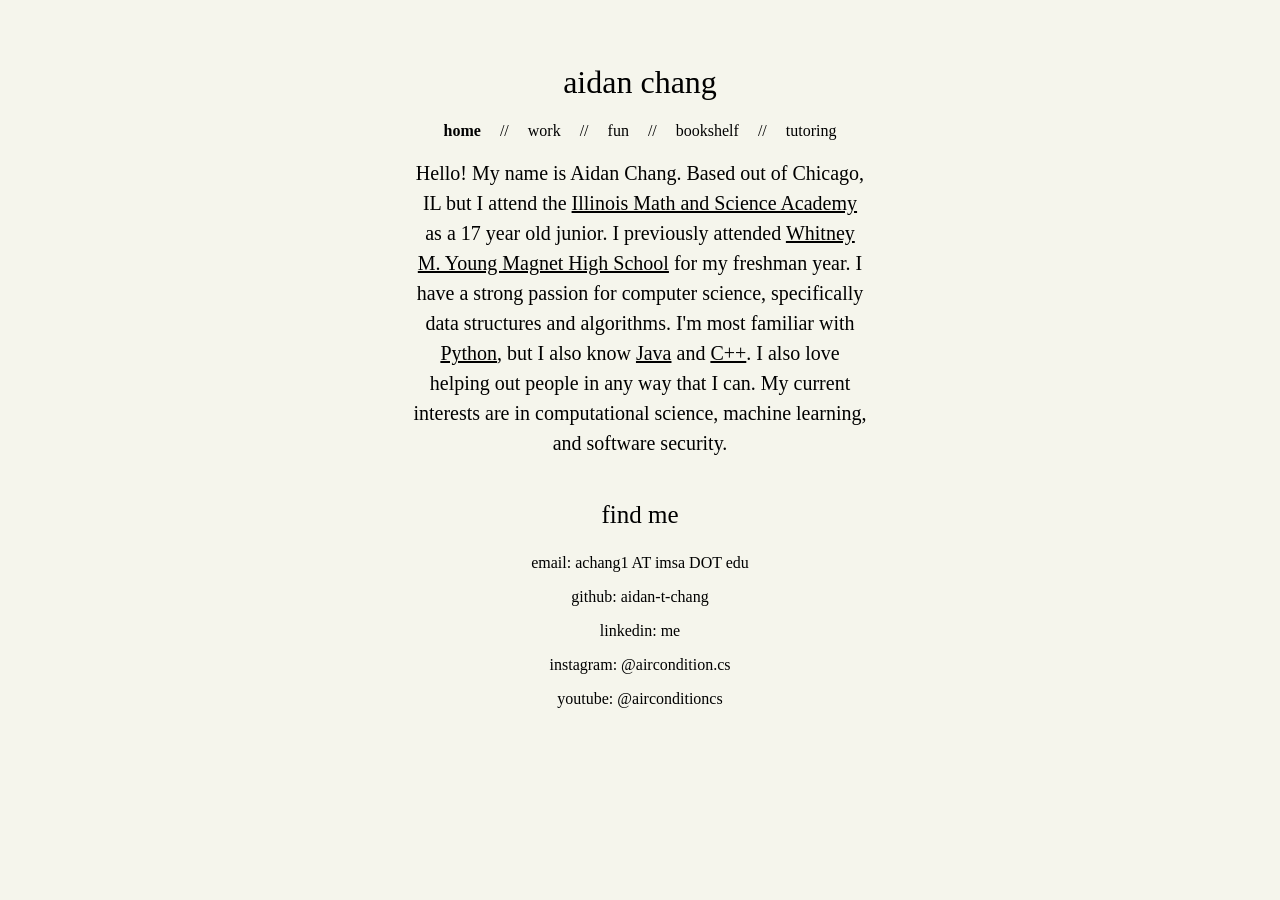
<file: index.html>
<!DOCTYPE html>

<html>
    <head>
        <link rel="stylesheet" href="style.css">
        <title>Aidan Chang</title>
    </head>

    <body>
        <!-- <div class="vertical-line"></div> -->
        <div>
            <h1 class="amiri">aidan chang</h1>
            <nav id="navbar" class="">
                <a class="element" href="index.html"><b>home</b></a> //
                <a class="element" href="work.html">work</a> //
                <a class="element" href="aboutme.html">fun</a> //
                <a class="element" href="bookshelf.html">bookshelf</a> //
                <a class="element" href="tutoring.html">tutoring</a>
            </nav><br>
            <p class="pp">Hello! My name is Aidan Chang. Based out of Chicago, IL but I attend the <a class="link3" href="https://imsa.edu/">Illinois Math and Science Academy</a> as a 17 year old junior. 
                I previously attended <a class="link3" href="https://www.wyoung.org/" >Whitney M. Young Magnet High School</a> for my freshman year. 
                I have a strong passion for computer science, specifically data structures and algorithms. 
                I'm most familiar with <a class="link3" href="https://www.python.org/">Python</a>, but I also know <a class="link3" href="https://www.java.com/en/">Java</a> and <a class="link3" href="https://cplusplus.com/">C++</a>.
            I also love helping out people in any way that I can. My current interests are in computational science, machine learning, and software security.</p>
            <br>
            <p class="fakeheader">find me</p>
            <p>email: <a class="link2" href="mailto:achang1@imsa.edu">achang1 AT imsa DOT edu</a></p>
            <p>github: <a class="link2" href="https://github.com/aidan-t-chang">aidan-t-chang</a></p>
            <p>linkedin: <a class="link2" href="https://www.linkedin.com/in/aidan-chang-7b1b21337/">me</a></p>
            <p>instagram: <a class="link2" href="https://www.instagram.com/aircondition.cs/">@aircondition.cs</a></p>
            <p>youtube: <a class="link2" href="https://www.youtube.com/@airconditioncs">@airconditioncs</a></p><br>
        </div>

    </body>
</html>
</file>
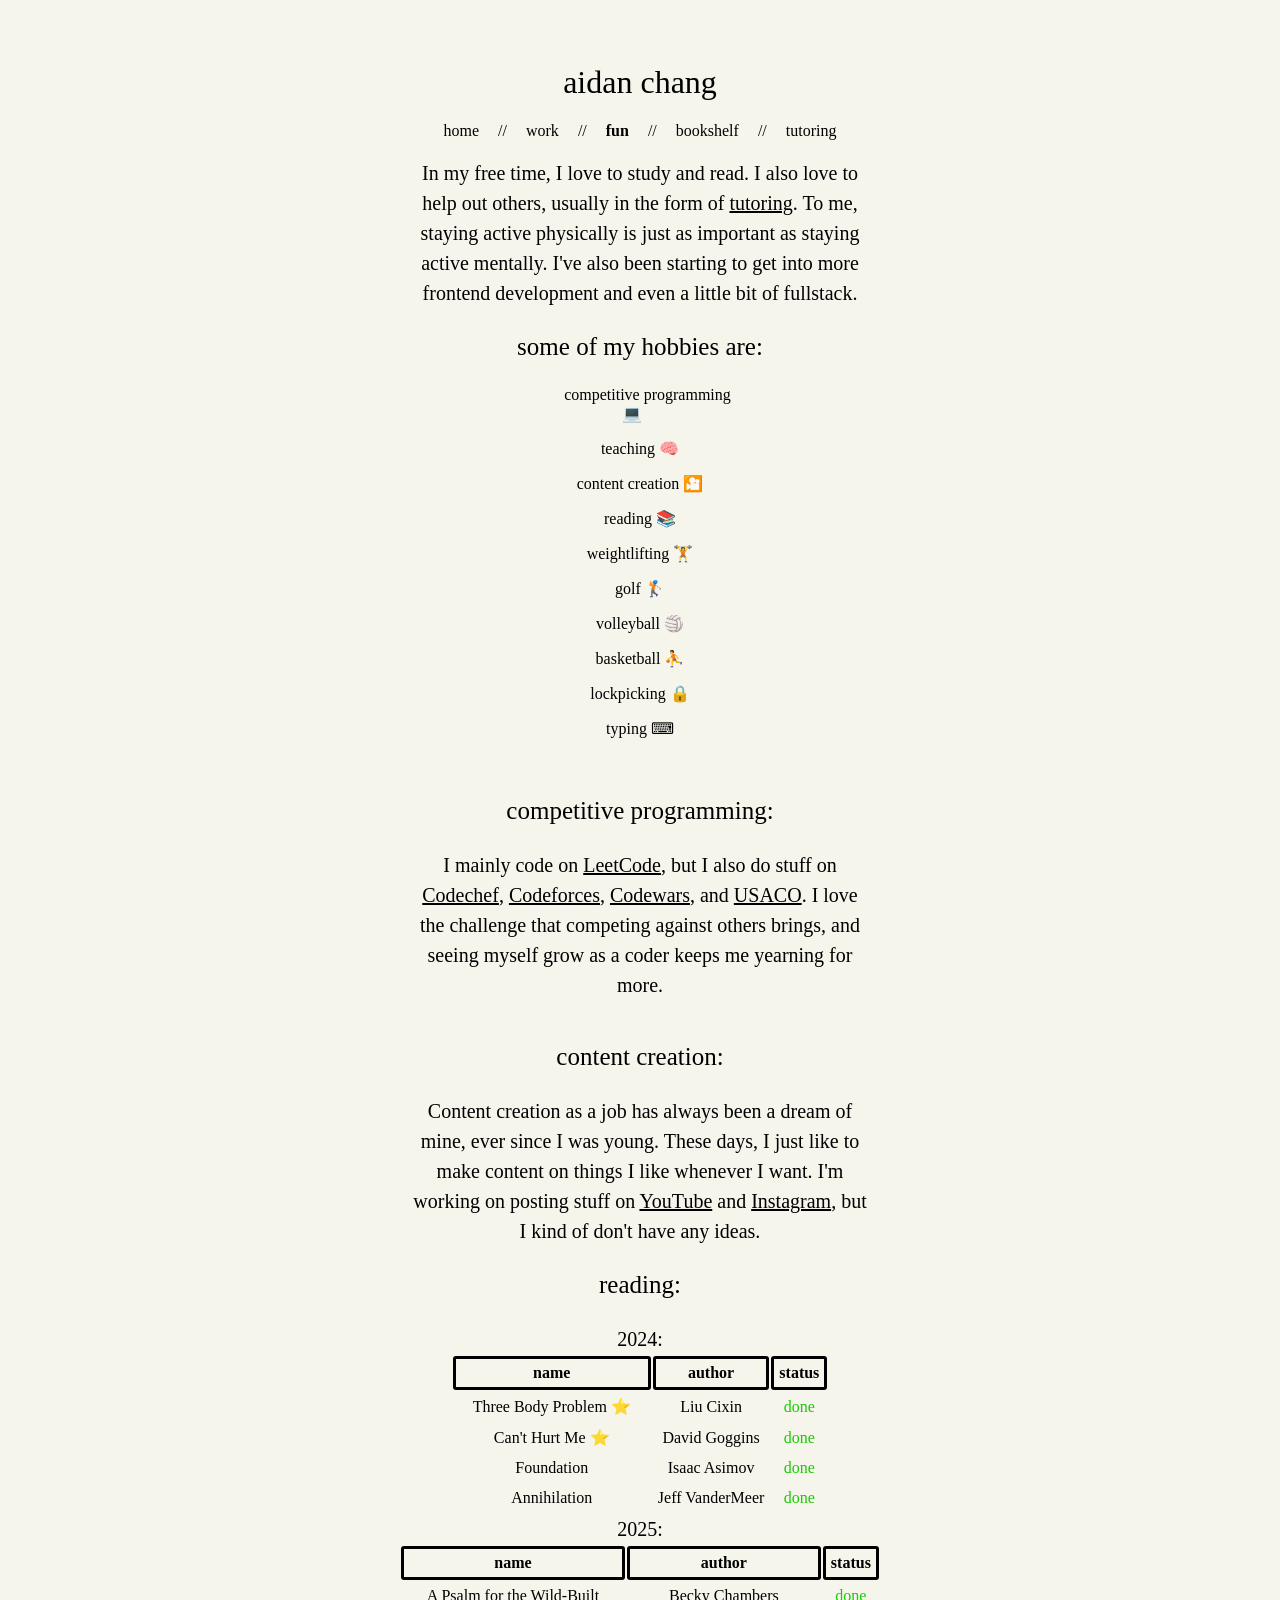
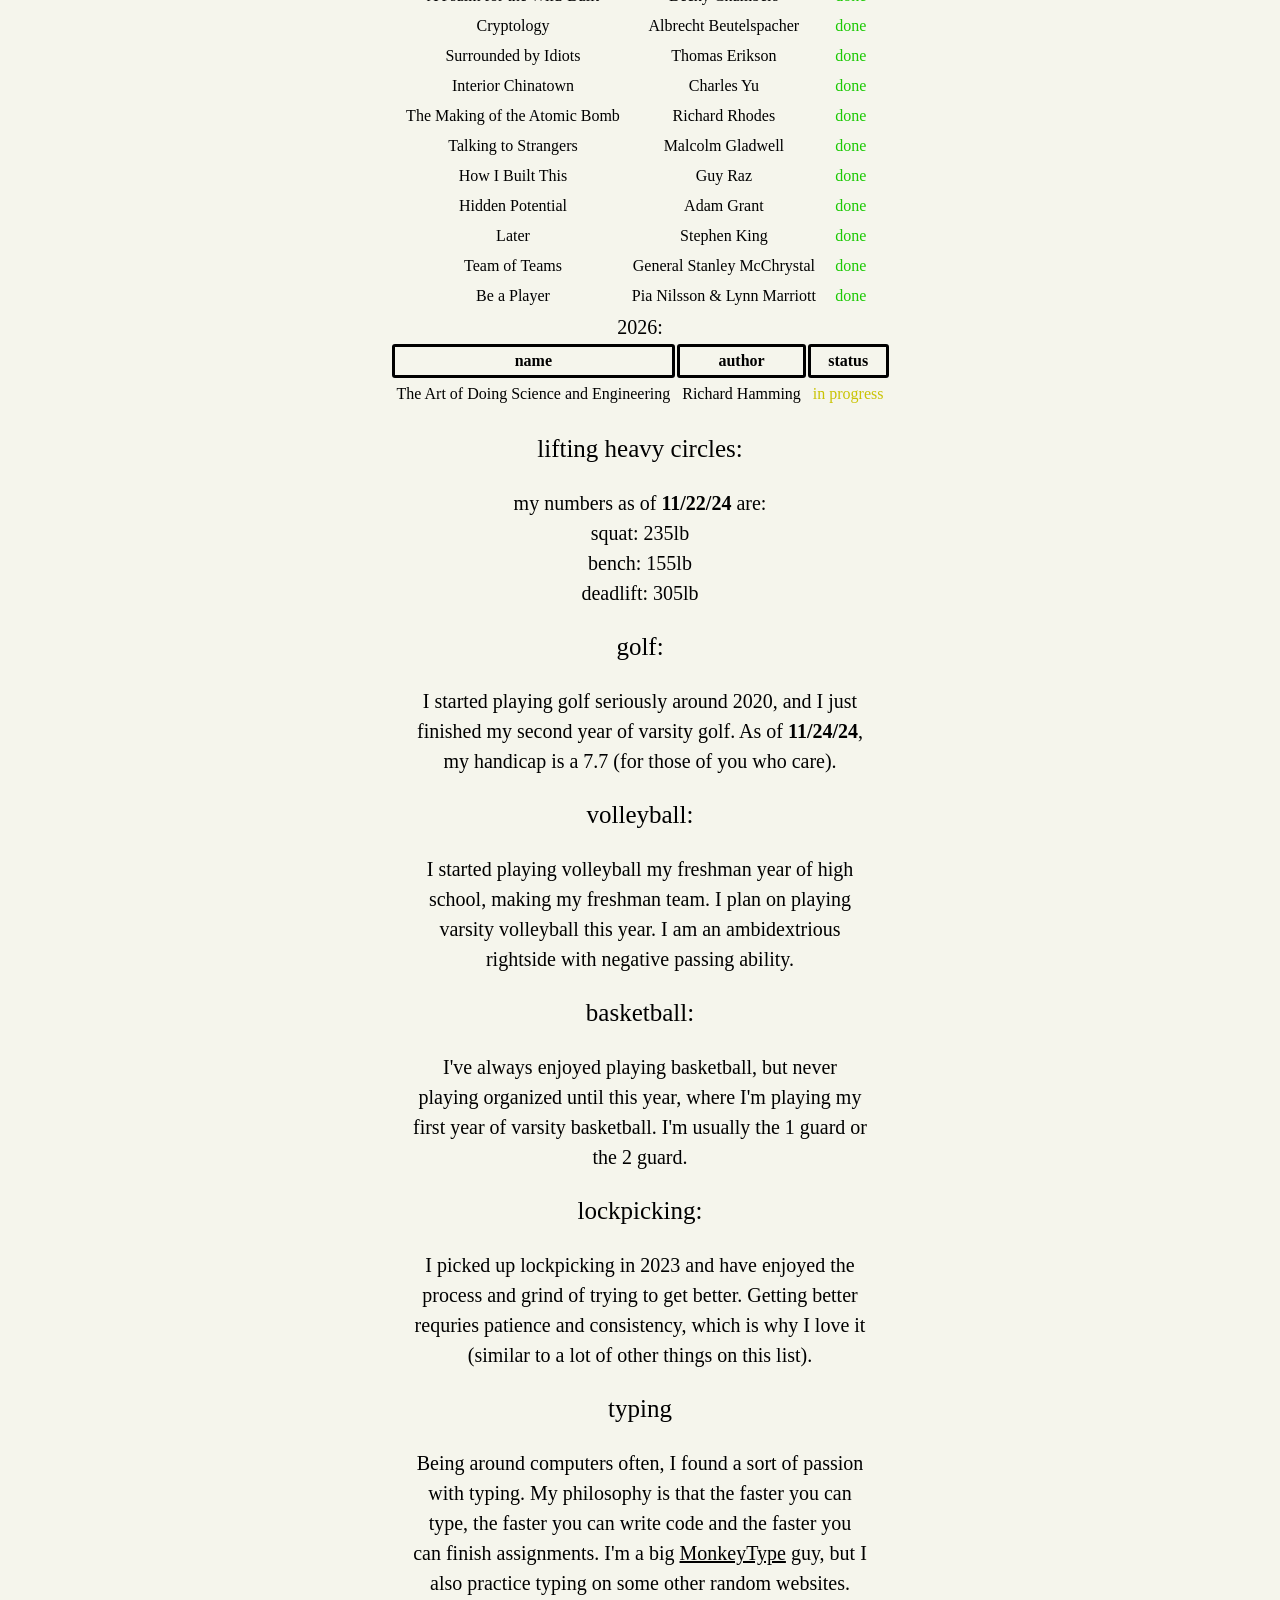
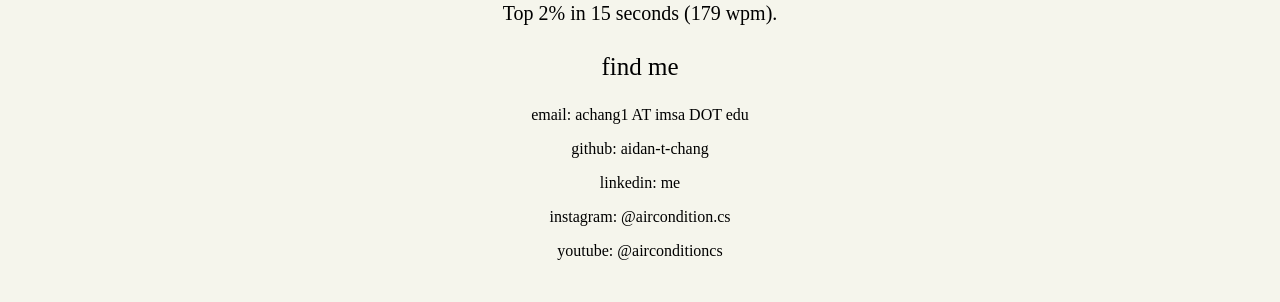
<file: aboutme.html>
<!DOCTYPE html>

<html>
    <head>
        <link rel="stylesheet" href="style.css">
        <title>Aidan Chang</title>
    </head>

    <body>
        <!-- <div class="vertical-line"></div> -->
        <div>
            <h1 class="amiri">aidan chang</h1>
            <nav id="navbar">
                <a class="element" href="index.html">home</a> //
                <a class="element" href="work.html">work</a> //
                <a class="element" href="aboutme.html"><b>fun</b></a> //
                <a class="element" href="bookshelf.html">bookshelf</a> //
                <a class="element" href="tutoring.html">tutoring</a>
            </nav><br>

            <p class="pp">In my free time, I love to study and read. 
                I also love to help out others, usually in the form of <a class="link3" href="tutoring.html">tutoring</a>.
                To me, staying active physically is just as important as staying active mentally. I've also been starting to get into more frontend development and even a little bit of
            fullstack.</p>

            <p class="fakeheader">some of my hobbies are:</p>
            <div>
                <p><a class="element" href="#cp">competitive programming &#128187;</a></p>
                <p><a class="element" href="tutoring.html">teaching &#129504;</a></p>
                <p><a class="element" href="#content">content creation &#127910;</a></p>
                <p><a class="element" href="#reading">reading &#128218;</a></p>
                <p><a class="element" href="#weight">weightlifting &#127947;</a></p>
                <p><a class="element" href="#golf">golf &#127948;</a></p>
                <p><a class="element" href="#voll">volleyball &#127952;</a></p>
                <p><a class="element" href="#bb">basketball &#9977;</a></p>
                <p><a class="element" href="#lock">lockpicking &#128274;</a></p>
                <p><a class="element" href="#type">typing &#9000;</a></p>
            </div><br>
            
            <p class="fakeheader" id="cp">competitive programming:</p>
            <p class="pp">I mainly code on <a class="link3" href="https://leetcode.com/u/plinygg/">LeetCode</a>, 
                but I also do stuff on <a class="link3" href="https://www.codechef.com/users/plinygg">Codechef</a>, 
                <a class="link3" href="https://codeforces.com/profile/atchang">Codeforces</a>, 
                <a class="link3" href="https://www.codewars.com/users/atchang">Codewars</a>, and 
                <a class="link3" href="https://usaco.org/index.php">USACO</a>. I love the challenge that competing 
            against others brings, and seeing myself grow as a coder keeps me yearning for more.</p><br>
            
            <p class="fakeheader" id="content">content creation:</p>
            <p class="pp">Content creation as a job has always been a dream of mine, ever since I was young. These days,
                I just like to make content on things I like whenever I want. I'm working on posting stuff on 
                <a class="link3" href="https://www.youtube.com/@airconditioncs">YouTube</a> and 
                <a class="link3" href="https://www.instagram.com/aircondition.cs/">Instagram</a>, but I kind of don't have any ideas.</p>
            <p class="fakeheader" id="reading">reading:</p>
            <p class="pp">2024:</p>
            <table class="center">
                <tr>
                    <th>name</th>
                    <th>author</th>
                    <th>status</th>
                </tr>
                <tr>
                    <td><a class="element" href="bookshelf.html">Three Body Problem &#11088;</a></td>
                    <td>Liu Cixin</td>
                    <td class="done">done</td>
                </tr>
                <tr>
                    <td>Can't Hurt Me &#11088;</td>
                    <td>David Goggins</td>
                    <td class="done">done</td>
                </tr>
                <tr>
                    <td>Foundation</td>
                    <td>Isaac Asimov</td>
                    <td class="done">done</td>
                </tr>
                <tr>
                    <td>Annihilation</td>
                    <td>Jeff VanderMeer</td>
                    <td class="done">done</td>
                </tr>
            </table>
            <p class="pp">2025:</p>
            <table class="center">
                <tr>
                    <th>name</th>
                    <th>author</th>
                    <th>status</th>
                </tr>
                <tr>
                    <td>A Psalm for the Wild-Built</td>
                    <td>Becky Chambers</td>
                    <td class="done">done</td>
                </tr>
                <tr>
                    <td>Cryptology</td>
                    <td>Albrecht Beutelspacher</td>
                    <td class="done">done</td>
                </tr>  
                <tr>
                    <td>Surrounded by Idiots</td>
                    <td>Thomas Erikson</td>
                    <td class="done">done</td>
                </tr>
                <tr>
                    <td>Interior Chinatown</td>
                    <td>Charles Yu</td>
                    <td class="done">done</td>
                </tr>
                <tr>
                    <td>The Making of the Atomic Bomb</td>
                    <td>Richard Rhodes</td>
                    <td class="done">done</td>
                </tr>
                <tr>
                    <td>Talking to Strangers</td>
                    <td>Malcolm Gladwell</td>
                    <td class="done">done</td>
                </tr>
                <tr>
                    <td>How I Built This</td>
                    <td>Guy Raz</td>
                    <td class="done">done</td>
                </tr>
                <tr>
                    <td>Hidden Potential</td>
                    <td>Adam Grant</td>
                    <td class="done">done</td>
                </tr>
                <tr>
                    <td>Later</td>
                    <td>Stephen King</td>
                    <td class="done">done</td>
                </tr>
                <tr>
                    <td>Team of Teams</td>
                    <td>General Stanley McChrystal</td>
                    <td class="done">done</td>
                </tr>
                <tr>
                    <td>Be a Player</td>
                    <td>Pia Nilsson & Lynn Marriott</td>
                    <td class="done">done</td>
                </tr>
            </table>
            <p class="pp">2026:</p>
            <table class="center">
                <tr>
                    <th>name</th>
                    <th>author</th>
                    <th>status</th>
                </tr>
                <tr>
                    <td>The Art of Doing Science and Engineering</td>
                    <td>Richard Hamming</td>
                    <td class="progress">in progress</td>
                </tr>
            </table>

            <p class="fakeheader" id="weight">lifting heavy circles:</p>
            <p class="pp">my numbers as of <strong>11/22/24</strong> are:</p>
            <p class="pp">squat: 235lb<br>bench: 155lb<br>deadlift: 305lb</p>
     
            <p class="fakeheader" id="golf">golf:</p>
            <p class="pp">I started playing golf seriously around 2020, and I just finished my second year of varsity golf. As of <strong>11/24/24</strong>,
            my handicap is a 7.7 (for those of you who care).</p>
            <p class="fakeheader" id="voll">volleyball:</p>
            <p class="pp">I started playing volleyball my freshman year of high school, making my freshman team. 
                I plan on playing varsity volleyball this year. I am an ambidextrious rightside with negative passing ability.</p>
            
            <p class="fakeheader" id="bb">basketball:</p>
            <p class="pp">I've always enjoyed playing basketball, but never playing organized until this year, where I'm playing my first year of varsity basketball. I'm usually the 1 guard or the 2 guard.</p>
            <p class="fakeheader" id="lock">lockpicking:</p>
            <p class="pp">I picked up lockpicking in 2023 and have enjoyed the process and grind of trying to get better. 
                Getting better requries patience and consistency, which is why I love it (similar to a lot of other things on this list).</p>
            <p class="fakeheader" id="type">typing</p>
            <p class="pp">Being around computers often, I found a sort of passion with typing. My philosophy is that the faster you can type, the faster you can write code and the faster you can finish assignments.
                I'm a big <a class="link3" href="https://monkeytype.com/account">MonkeyType</a> guy, but I also practice typing on some other random websites. Top 2% in 15 seconds (179 wpm).</p> 

            <p class="fakeheader">find me</p>
            <p>email: <a class="link2" href="mailto:achang1@imsa.edu">achang1 AT imsa DOT edu</a></p>
            <p>github: <a class="link2" href="https://github.com/aidan-t-chang">aidan-t-chang</a></p>
            <p>linkedin: <a class="link2" href="https://www.linkedin.com/in/aidan-chang-7b1b21337/">me</a></p>
            <p>instagram: <a class="link2" href="https://www.instagram.com/aircondition.cs/">@aircondition.cs</a></p>
            <p>youtube: <a class="link2" href="https://www.youtube.com/@airconditioncs">@airconditioncs</a></p><br>
        </div>
    </body>
</html>
</file>
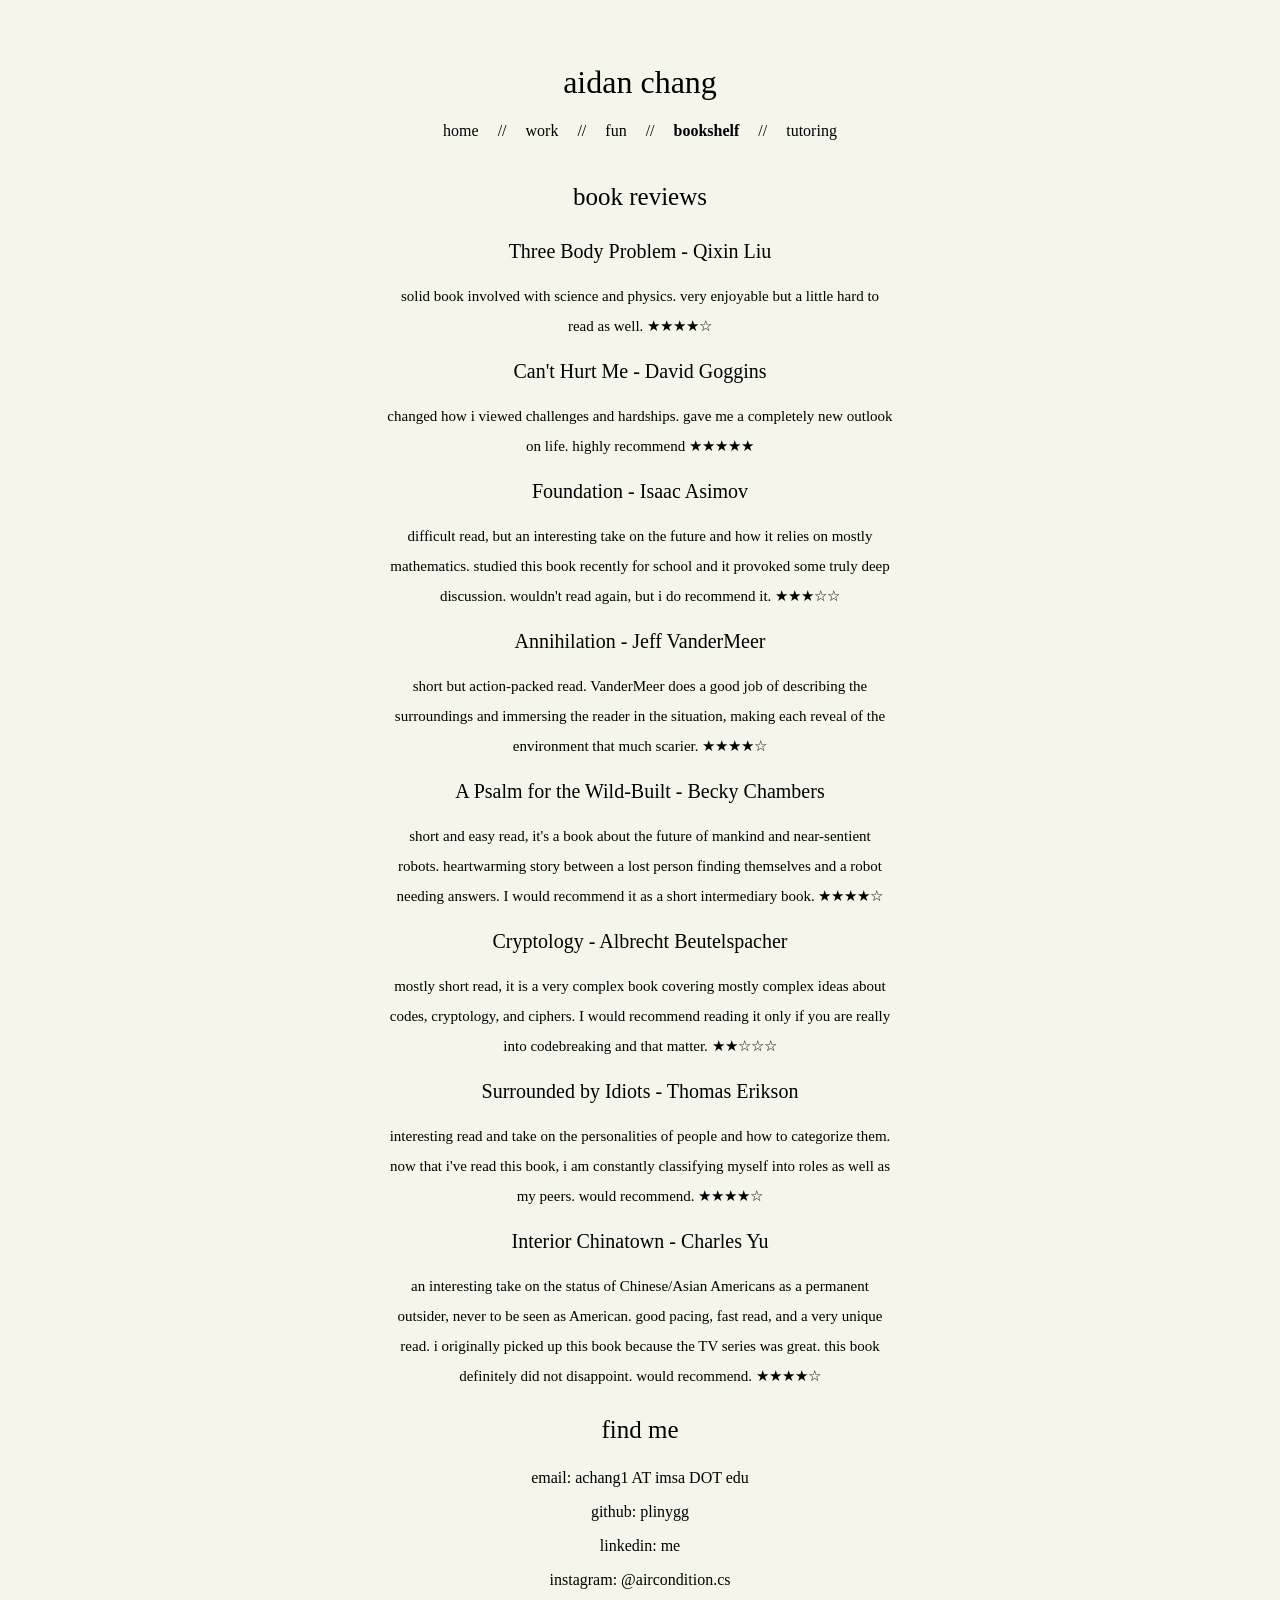
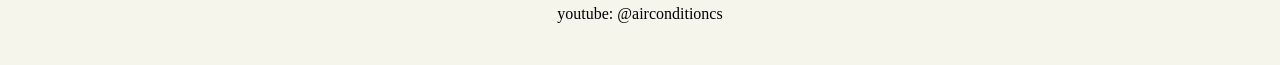
<file: bookshelf.html>
<!DOCTYPE html>

<html>
    <head>
        <link rel="stylesheet" href="style.css">
        <title>Aidan Chang</title>
    </head>

    <body>
        <!-- <div class="vertical-line"></div> -->
        <div>
            <h1 class="amiri">aidan chang</h1>
            <nav id="navbar">
                <a class="element" href="index.html">home</a> //
                <a class="element" href="work.html">work</a> //
                <a class="element" href="aboutme.html">fun</a> //
                <a class="element" href="bookshelf.html"><b>bookshelf</b></a> //
                <a class="element" href="tutoring.html">tutoring</a>
            </nav><br>
            <p class="fakeheader">book reviews</p>

            <p class="pp" id="welcome"><a class="link3">Three Body Problem - Qixin Liu</a></p>
            <p class="pp2">solid book involved with science and physics. very enjoyable but a little hard to read as well. &#9733;&#9733;&#9733;&#9733;&#9734;</p>

            <p class="pp">Can't Hurt Me - David Goggins</p>
            <p class="pp2">changed how i viewed challenges and hardships. gave me a completely new outlook on life. highly recommend &#9733;&#9733;&#9733;&#9733;&#9733;</p>

            <p class="pp">Foundation - Isaac Asimov</p>
            <p class="pp2">difficult read, but an interesting take on the future and how it relies on mostly mathematics. studied this book recently for school and it provoked some truly deep discussion.
                wouldn't read again, but i do recommend it. &#9733;&#9733;&#9733;&#9734;&#9734;</p>

            <p class="pp">Annihilation - Jeff VanderMeer</p>
            <p class="pp2">short but action-packed read. VanderMeer does a good job of describing the surroundings and immersing the reader in the situation, making each reveal of the environment that much scarier. &#9733;&#9733;&#9733;&#9733;&#9734;</p>
            
            <p class="pp">A Psalm for the Wild-Built - Becky Chambers</p>
            <p class="pp2">short and easy read, it's a book about the future of mankind and near-sentient robots. heartwarming story between a lost person finding themselves and a robot needing answers. I would recommend it as a short intermediary book. &#9733;&#9733;&#9733;&#9733;&#9734;</p>

            <p class="pp">Cryptology - Albrecht Beutelspacher</p>
            <p class="pp2">mostly short read, it is a very complex book covering mostly complex ideas about codes, cryptology, and ciphers. I would recommend reading it only if you are really into codebreaking and that matter. &#9733;&#9733;&#9734;&#9734;&#9734;</p>
            
            <p class="pp">Surrounded by Idiots - Thomas Erikson</p>
            <p class="pp2">interesting read and take on the personalities of people and how to categorize them. now that i've read this book, i am constantly classifying myself into roles as well as my peers. would recommend. &#9733;&#9733;&#9733;&#9733;&#9734;</p>

            <p class="pp">Interior Chinatown - Charles Yu</p>
            <p class="pp2">an interesting take on the status of Chinese/Asian Americans as a permanent outsider, never to be seen as American. good pacing, fast read, and a very unique read. i originally picked up this book because the TV series was great. this book definitely did not disappoint. would recommend. &#9733;&#9733;&#9733;&#9733;&#9734;</p>

            <p class="fakeheader">find me</p>
            <p>email: <a class="link2" href="mailto:achang1@imsa.edu">achang1 AT imsa DOT edu</a></p>
            <p>github: <a class="link2" href="https://github.com/plinygg">plinygg</a></p>
            <p>linkedin: <a class="link2" href="https://www.linkedin.com/in/aidan-chang-7b1b21337/">me</a></p>
            <p>instagram: <a class="link2" href="https://www.instagram.com/aircondition.cs/">@aircondition.cs</a></p>
            <p>youtube: <a class="link2" href="https://www.youtube.com/@airconditioncs">@airconditioncs</a></p><br>
        </div>
    </body>
</html>
</file>
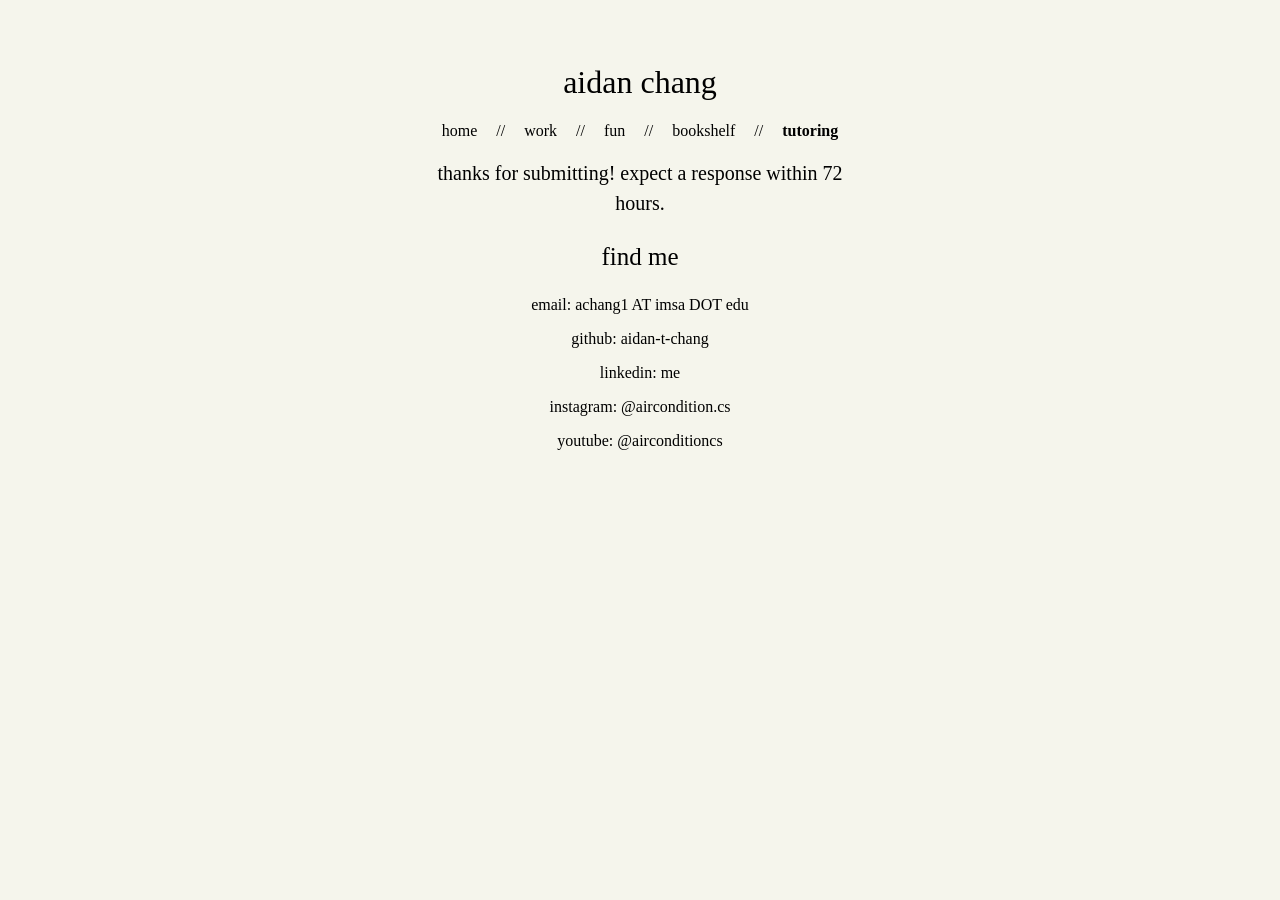
<file: submitted.html>
<!DOCTYPE html>

<html>
    <head>
        <link rel="stylesheet" href="style.css">
        <title>Aidan Chang</title>
    </head>

    <body>
        <!-- <div class="vertical-line"></div> -->
        <div>
            <h1 class="amiri">aidan chang</h1>
            <nav id="navbar">
                <a class="element" href="index.html">home</a> //
                <a class="element" href="work.html">work</a> //
                <a class="element" href="aboutme.html">fun</a> //
                <a class="element" href="bookshelf.html">bookshelf</a> //
                <a class="element" href="tutoring.html"><b>tutoring</b></a>
            </nav><br>

            <p class="pp">thanks for submitting! expect a response within 72 hours.</p>
            <p class="fakeheader">find me</p>   
            <p>email: <a class="link2" href="mailto:achang1@imsa.edu">achang1 AT imsa DOT edu</a></p>
            <p>github: <a class="link2" href="https://github.com/aidan-t-chang">aidan-t-chang</a></p>
            <p>linkedin: <a class="link2" href="https://www.linkedin.com/in/aidan-chang-7b1b21337/">me</a></p>
            <p>instagram: <a class="link2" href="https://www.instagram.com/aircondition.cs/">@aircondition.cs</a></p>
            <p>youtube: <a class="link2" href="https://www.youtube.com/@airconditioncs">@airconditioncs</a></p><br>
        </div>
    </body>
</html>
</file>
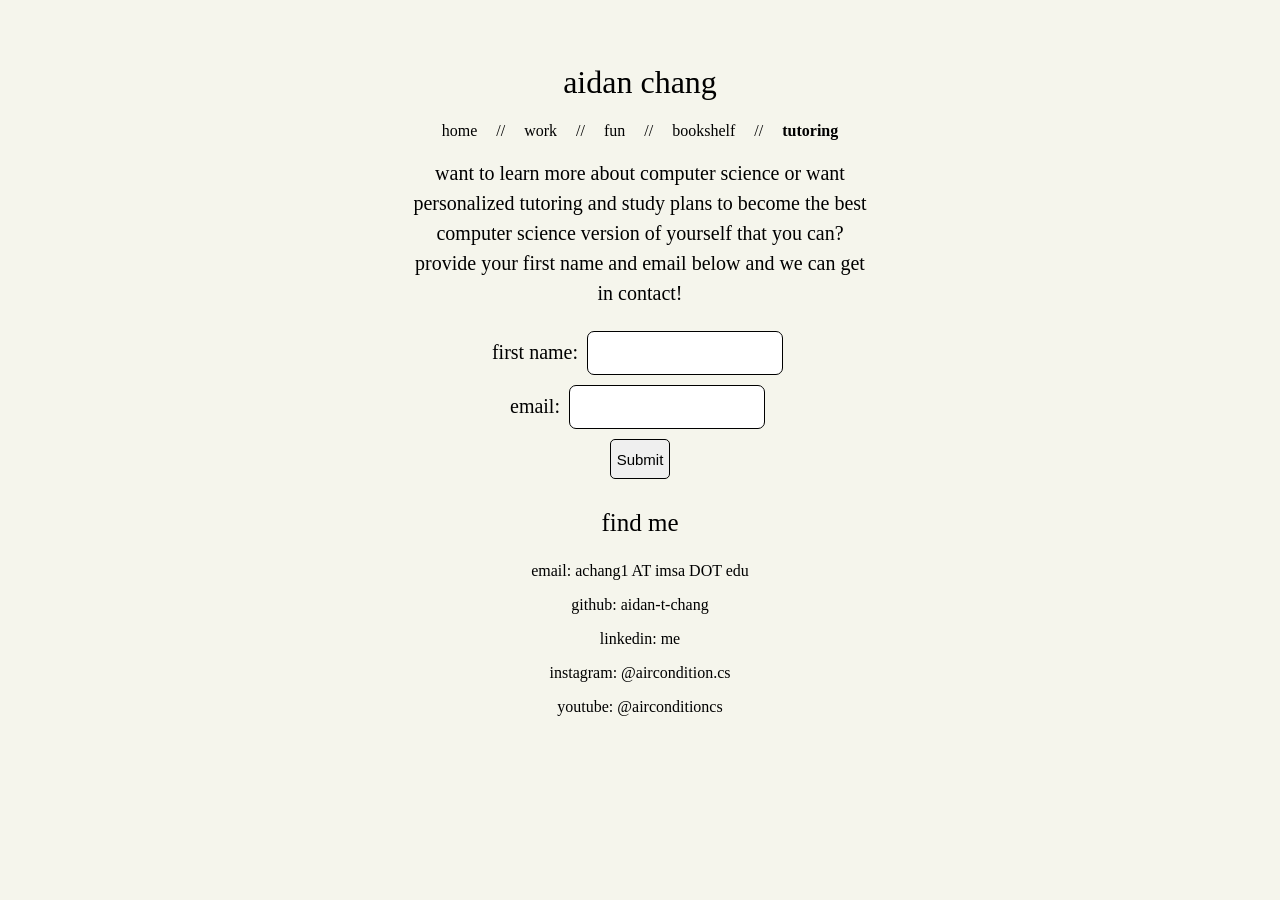
<file: tutoring.html>
<!DOCTYPE html>

<html>
    <head>
        <link rel="stylesheet" href="style.css">
        <title>Aidan Chang</title>
    </head>

    <body>
        <!-- <div class="vertical-line"></div> -->
        <div>
            <h1 class="amiri">aidan chang</h1>
            <nav id="navbar">
                <a class="element" href="index.html">home</a> //
                <a class="element" href="work.html">work</a> //
                <a class="element" href="aboutme.html">fun</a> //
                <a class="element" href="bookshelf.html">bookshelf</a> //
                <a class="element" href="tutoring.html"><b>tutoring</b></a>
            </nav><br>
            <p class="pp">want to learn more about computer science or want personalized tutoring and study plans to become the best computer science version of yourself that you can? provide your first name and email below and we can get in contact!</p><br>
            
            <form action="submitted.html" class="form">
                <label>first name:</label>
                <input type="text" id="fname" required><br>
                <label>email:</label>
                <input type="text" id="fname" required><br>
                <input class="submit" type="submit"></input>

            </form>
            <p class="fakeheader">find me</p>   
            <p>email: <a class="link2" href="mailto:achang1@imsa.edu">achang1 AT imsa DOT edu</a></p>
            <p>github: <a class="link2" href="https://github.com/aidan-t-chang">aidan-t-chang</a></p>
            <p>linkedin: <a class="link2" href="https://www.linkedin.com/in/aidan-chang-7b1b21337/">me</a></p>
            <p>instagram: <a class="link2" href="https://www.instagram.com/aircondition.cs/">@aircondition.cs</a></p>
            <p>youtube: <a class="link2" href="https://www.youtube.com/@airconditioncs">@airconditioncs</a></p><br>
        </div>
    </body>
</html>
</file>
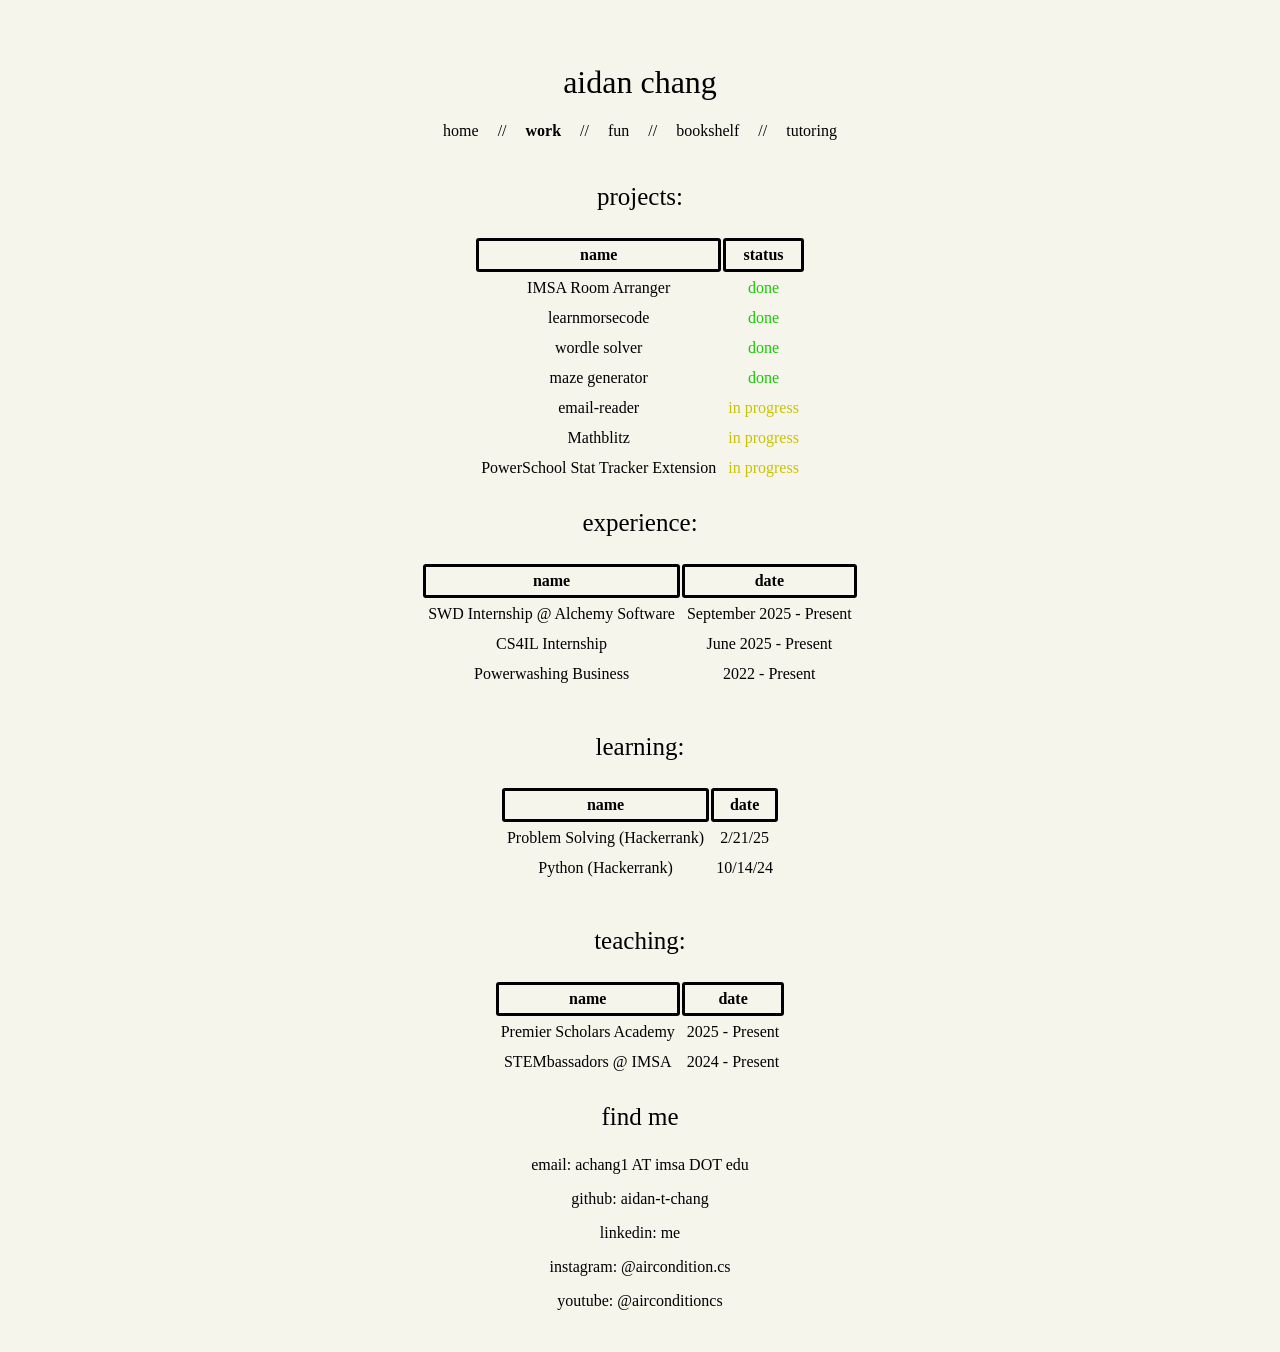
<file: work.html>
<!DOCTYPE html>

<html>
    <head>
        <link rel="stylesheet" href="style.css">
        <title>Aidan Chang</title>
    </head>

    <body>
        <!-- <div class="vertical-line"></div> -->
        <div>
            <h1 class="amiri">aidan chang</h1>
            <nav id="navbar">
                <a class="element" href="index.html">home</a> //
                <a class="element" href="work.html"><b>work</b></a> //
                <a class="element" href="aboutme.html">fun</a> //
                <a class="element" href="bookshelf.html">bookshelf</a> //
                <a class="element" href="tutoring.html">tutoring</a>
            </nav><br>

            <p class="fakeheader">projects:</p>
            <table class="center">
                <tr>
                    <th>name</th>
                    <th>status</th>
                </tr>
                <tr>
                    <td><a class="link" href="https://aidan-t-chang.github.io/ira/">IMSA Room Arranger</a></td>
                    <td class="done">done</td>
                </tr>
                <tr>
                    <td><a class="link" href="https://aidan-t-chang.github.io/learnmorsecode/">learnmorsecode</a></td>
                    <td class="done">done</td>
                </tr>
                <tr>
                    <td><a class="link" href="https://github.com/aidan-t-chang/wordle">wordle solver</a></td>
                    <td class="done">done</td>
                </tr>
                <tr>
                    <td><a class="link" href="https://github.com/aidan-t-chang/maze-solver">maze generator</a></td>
                    <td class="done">done</td>
                </tr>
                <tr>
                    <td><a class="link" href="https://github.com/aidan-t-chang/email-reading">email-reader</a></td>
                    <td class="progress">in progress</td>
                </tr>
                <tr>
                    <td><a class="link" href="https://github.com/aidan-t-chang/mathblitz2">Mathblitz</a></td>
                    <td class="progress">in progress</td>
                </tr>
                <tr>
                    <td><a class="link" href="#">PowerSchool Stat Tracker Extension</a></td>
                    <td class="progress">in progress</td>
                </tr>
            </table>

            <p class="fakeheader">experience:</p>
            <table class="center">
                <tr>
                    <th>name</th>
                    <th>date</th>
                </tr>
                <tr>
                    <td><a class="link" href="index.html">SWD Internship @ Alchemy Software</a></td>
                    <td>September 2025 - Present</td>
                </tr>
                <tr>
                    <td><a class="link" href="index.html">CS4IL Internship</a></td>
                    <td>June 2025 - Present</td>
                </tr>
                <tr>
                    <td><a class="link" href="index.html">Powerwashing Business</a></td>
                    <td>2022 - Present</td>
                </tr>
            </table><br>

            <p class="fakeheader">learning:</p>
            <table class="center">
                <tr>
                    <th>name</th>
                    <th>date</th>
                </tr>
                <tr>
                    <td><a class="link" href="https://www.hackerrank.com/certificates/e78373ff3ee1">Problem Solving (Hackerrank)</a></td>
                    <td>2/21/25</td>
                </tr>
                <tr>
                    <td><a class="link" href="https://www.hackerrank.com/certificates/f02b16637e14">Python (Hackerrank)</a></td>
                    <td>10/14/24</td>
                </tr>
            </table><br>

            <p class="fakeheader">teaching:</p>
            <table class="center">
                <tr>
                    <th>name</th>
                    <th>date</th>
                </tr>
                <tr>
                    <td><a class="link" href="https://www.youtube.com/@PremierScholarsAcademy">Premier Scholars Academy</a></td>
                    <td>2025 - Present</td>
                </tr>
                <tr>
                    <td><a class="link" href="index.html">STEMbassadors @ IMSA</a></td>
                    <td>2024 - Present</td>
                </tr>
            </table>
            
            <p class="fakeheader">find me</p>
            <p>email: <a class="link2" href="mailto:achang1@imsa.edu">achang1 AT imsa DOT edu</a></p>
            <p>github: <a class="link2" href="https://github.com/aidan-t-chang">aidan-t-chang</a></p>
            <p>linkedin: <a class="link2" href="https://www.linkedin.com/in/aidan-chang-7b1b21337/">me</a></p>
            <p>instagram: <a class="link2" href="https://www.instagram.com/aircondition.cs/">@aircondition.cs</a></p>
            <p>youtube: <a class="link2" href="https://www.youtube.com/@airconditioncs">@airconditioncs</a></p><br>
        </div>
    </body>
</html>
</file>
<file: style.css>
.amiri {
    font-family: "Amiri", serif;
    font-weight: 400;
    font-style: normal;
}

head {
    font-family: "Amiri", serif;
}
body {
    font-family: "Amiri", serif;
    background-color: #f5f5ec;
    margin-top: 5%;
}

div {
    text-align: center;
    width: 40%;
    margin: auto;
    word-wrap: break-word;
}

.element {
    text-decoration: none;
    color: black;
    margin: 15px;

    transition: .2s;
}

.element:hover {
    font-size: 17px;
}

.pp {
    line-height: 30px;
    font-size: 20px;
    width: 90%;
    text-align: center;
    margin: auto;
}

.pp2 {
    line-height: 30px;
    font-size: 15px;
}

.fakeheader {
    font-size: 25px;
    text-align: center;
}

.vertical-line {
    width: 1px;
    height: 100vh;
    background-color: black;
    position: absolute; 
    left: 50%; 
    margin-left: -0.5px;
}

.link {
    text-decoration: none;
    color: black;
}

.link2 {
    color: black;
    text-decoration: none;
    transition: .3s;
}

.link2:hover {
    color:blue;
}

.pp2 a:hover {
    color: #da99f2;
    /* color: #2c4c7d; */
}

.center {
    margin-left: auto;
    margin-right: auto;
}

th {
    padding: 5px;
    border-radius: 3px;
    border-style: solid;
}

td {
    padding: 5px;
}

.done {
    color: #1bc904;
}

.progress {
    color: #c9c304;
}

.not {
    color: #ff0019;
}

.bottom {
    position: fixed;
    bottom: 0;
    margin-bottom: 30px;
    text-align: center;
}

.link3 {
    background-image: linear-gradient(#e9acff, #e9acff);
    background-repeat: no-repeat;
    background-size: 100% 0;
    color: black;
    
    background-position: bottom;
    transition: .5s;
}

.link3:hover {
    background-size: 100% 100%;
}

.submit {
    text-decoration: none;
}

.form {
    color: black;
}

input {
    margin: 5px;
    border-radius: 7px;
    border: 1px solid black;
    height: 40px;
    font-size: 15px;
    text-align: center;
    caret-color: #da99f2;
}

.submit {
    background-image: linear-gradiant(#da99f2, #da99f2);
    background-repeat: no-repeat;
    background-size: 100% 0;
    border-radius: 5px;
    cursor: pointer;

    transition: .5s;
}

.submit:hover {
    background-color: #da99f2;
}

label {
    font-size: 20px;
}
</file>
